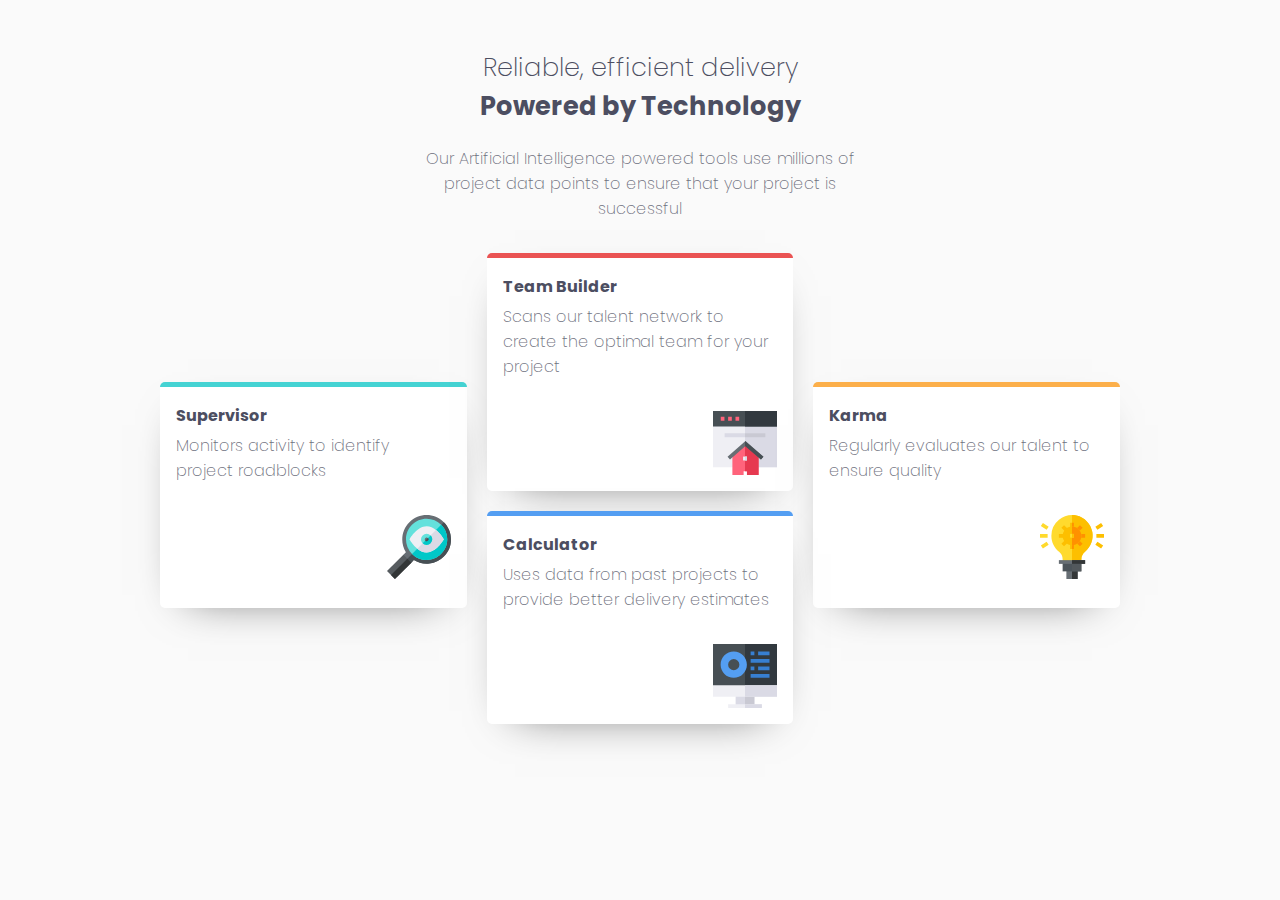
<file: four-card-feature-section-master/index.html>
<!DOCTYPE html>
<html lang="en">
<head>
  <meta charset="UTF-8">
  <meta name="viewport" content="width=device-width, initial-scale=1.0"> <!-- displays site properly based on user's device -->

  <link rel="icon" type="image/png" sizes="32x32" href="./images/favicon-32x32.png">
  <link href="https://fonts.googleapis.com/css2?family=Poppins:wght@200;400;600&display=swap" rel="stylesheet">
  <link rel="stylesheet" href="styles.css">

  <title>Frontend Mentor | Four card feature section</title>

  <!-- Feel free to remove these styles or customise in your own stylesheet 👍 -->
  <style>
    .attribution { font-size: 11px; text-align: center; }
    .attribution a { color: hsl(228, 45%, 44%); }
  </style>
</head>
<body>
  <div class="container">
      <header>
            <h1><span>Reliable, efficient delivery</span> <br>
            Powered by Technology</h1>

            <p>Our Artificial Intelligence powered tools use millions of project data points
            to ensure that your project is successful
            </p>

      </header>
      <main>
          <div class="card border-cyan">
            <h2>Supervisor</h2>
            <p class="p-card">Monitors activity to identify project roadblocks</p>
            <div class="img">
              <img src="images/icon-supervisor.svg" alt="">
            </div>

          </div>

          <div class="card border-red">
            <h2>Team Builder</h2>
            <p>Scans our talent network to create the optimal team for your project</p>
            <div class="img">
              <img src="images/icon-team-builder.svg" alt="">
            </div>

          </div>

          <div class="card border-orange">
            <h2>Karma</h2>
            <p>Regularly evaluates our talent to ensure quality</p>
            <div class="img">
              <img src="images/icon-karma.svg" alt="">
            </div>

          </div>

          <div class="card border-blue">
            <h2>Calculator</h2>
            <p>Uses data from past projects to provide better delivery estimates</p>
            <div class="img">
              <img src="images/icon-calculator.svg" alt="">
            </div>

          </div>
      </main>

  </div>


<!--
  <footer>
    <p class="attribution">
      Challenge by <a href="https://www.frontendmentor.io?ref=challenge" target="_blank">Frontend Mentor</a>.
      Coded by <a href="#">Your Name Here</a>.
    </p>
  </footer> -->
</body>
</html>
</file>
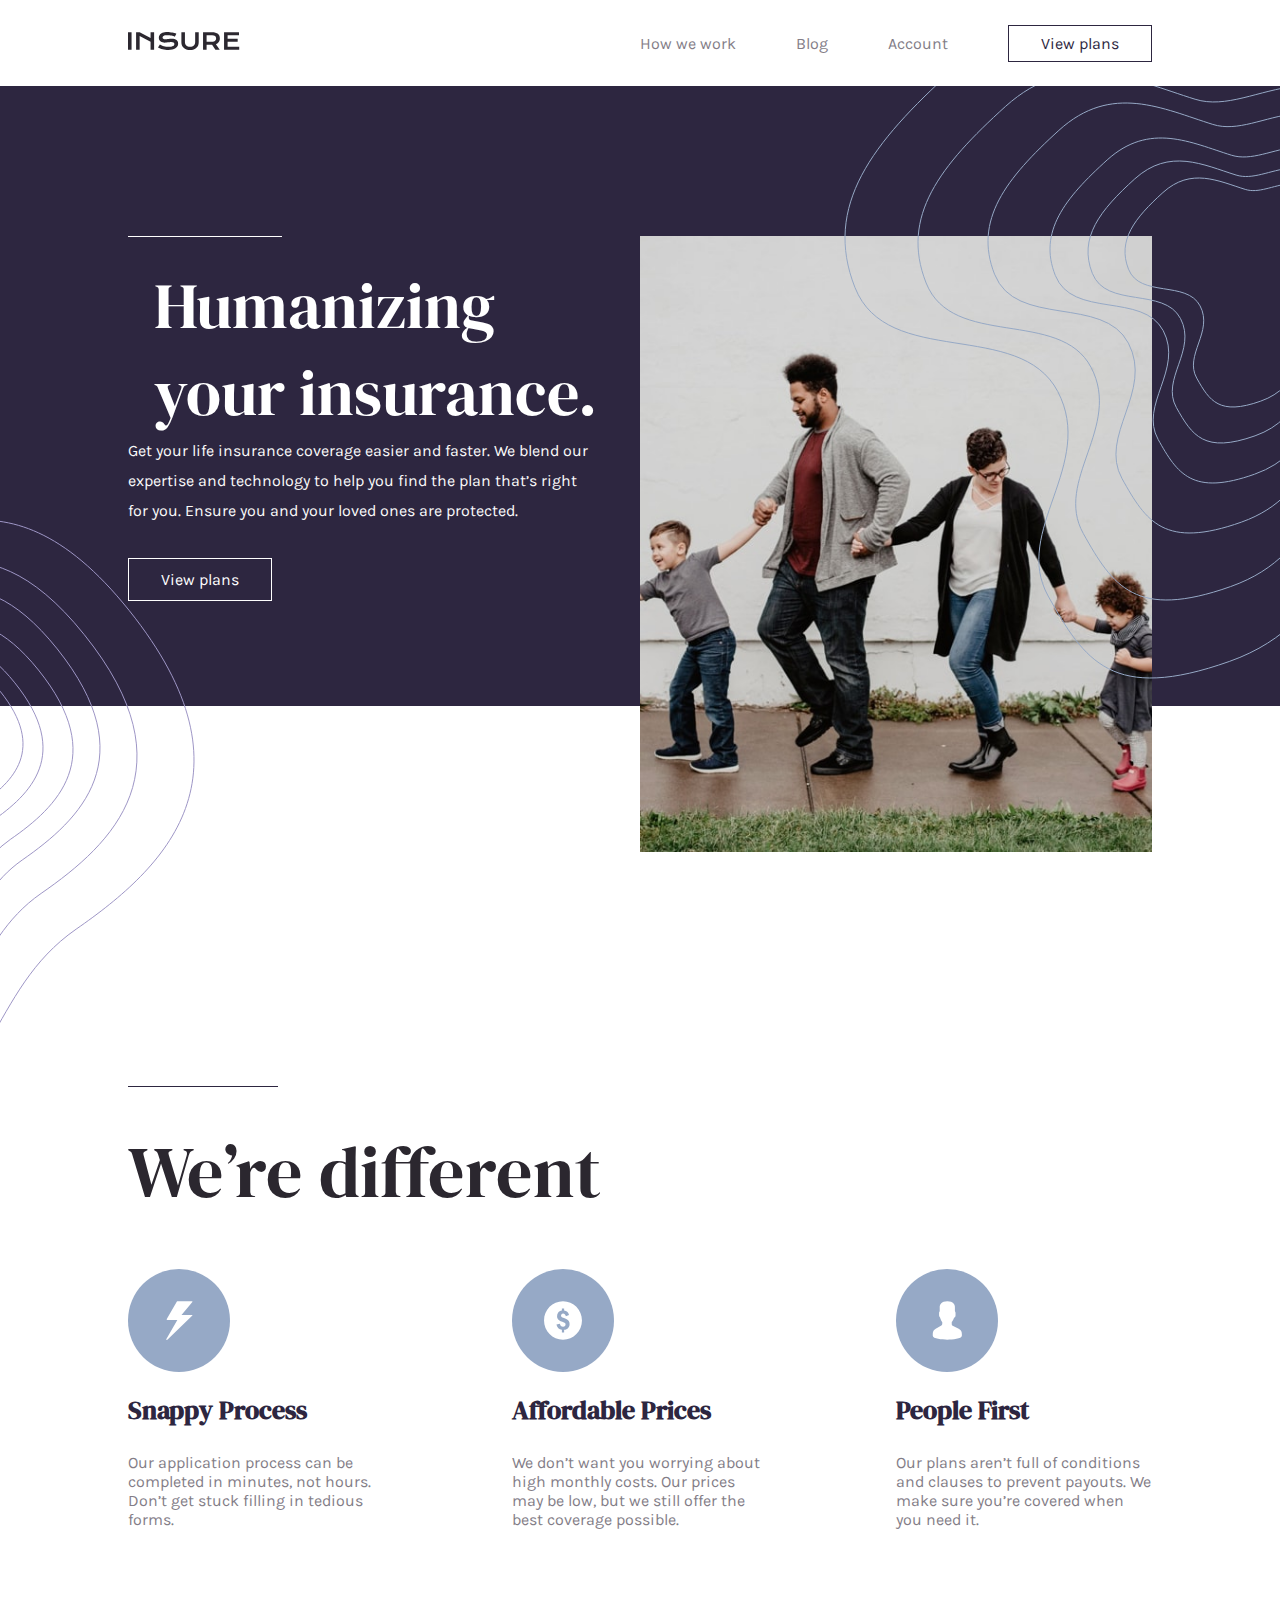
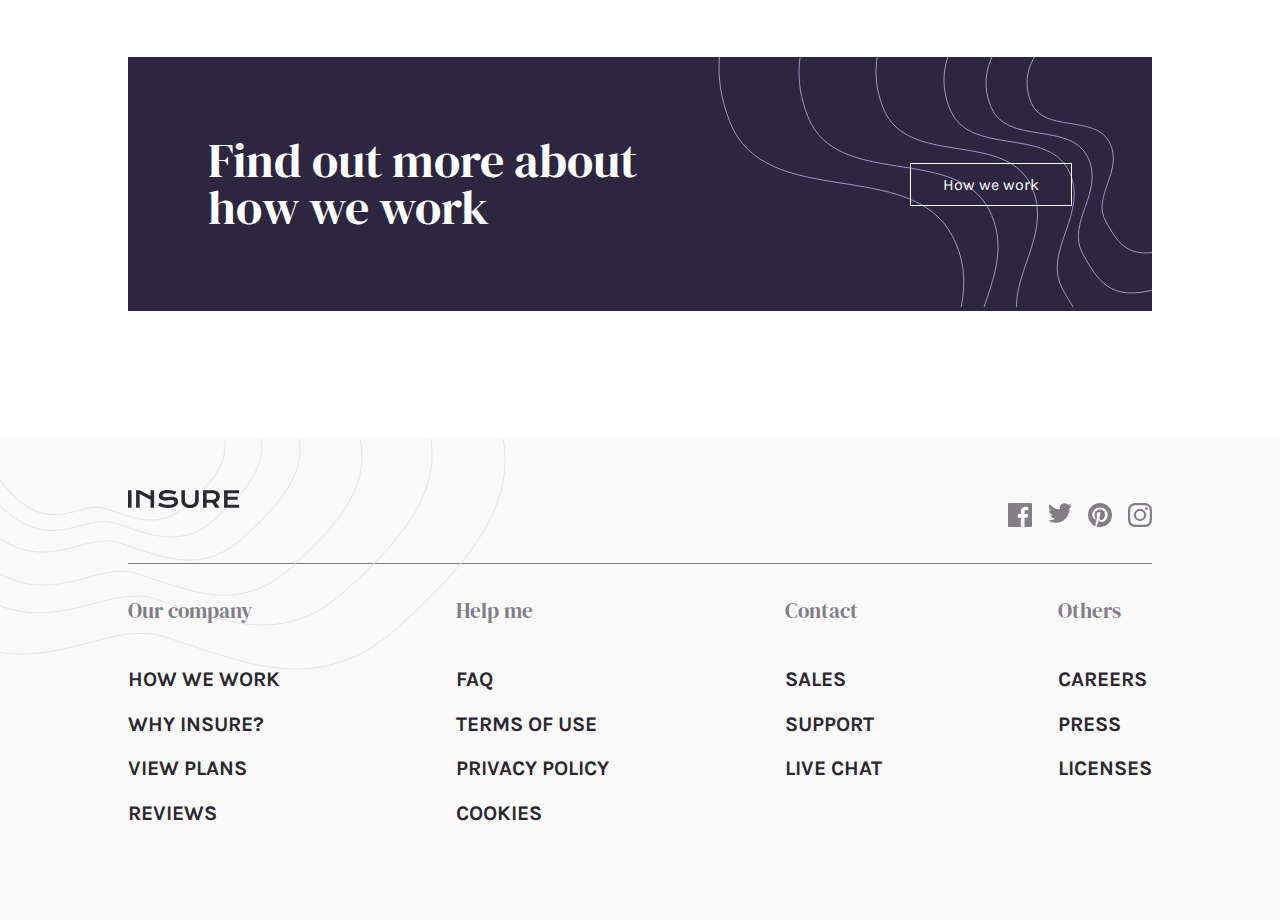
<file: insure-landing-page-master/index.html>
<!DOCTYPE html>
<html lang="en">
<head>
  <meta charset="UTF-8">
  <meta name="viewport" content="width=device-width, initial-scale=1.0"> <!-- displays site properly based on user's device -->

  <link rel="icon" type="image/png" sizes="32x32" href="./images/favicon-32x32.png">
  <link rel="stylesheet" href="styles.css">
  <link href="https://fonts.googleapis.com/css2?family=DM+Serif+Display&family=Karla:wght@400;700&display=swap" rel="stylesheet">  
  <title>Frontend Mentor | Insure landing page</title>

  <!-- Feel free to remove these styles or customise in your own stylesheet 👍 -->
  <style>
    .attribution { font-size: 11px; text-align: center; }
    .attribution a { color: hsl(228, 45%, 44%); }
  </style>
</head>
<body>
  <header>
    <nav class="container container_desktop">
      <div class="nav__container ">
        <div class="logo">
          <img src="images/logo.svg" alt="logo">
        </div>
        <!-- <div class="nav_icon"> -->
          <input class="checkbox" type="checkbox" name="checkbox" id="checkbox">
          <!-- </div> -->
          <div class="nav__menu ">
            <ul class="menu">
              <li class="menu__item"> <a href="#"> How we work</a></li>
              <li class="menu__item"><a href="#">Blog</a></li>
              <li class="menu__item"> <a href="#">Account</a></li>
              <li class="  "><a class="menu__btn" href="#">View plans</a></li>
            </ul>
            <svg xmlns="http://www.w3.org/2000/svg" width="375" height="218"><g fill="none" fill-rule="evenodd" stroke="#96A9C6"><path d="M309.564 41.343C213.876 11.406 115.487-38.526 14.757 52.675c-100.73 91.202-164.058 171.093-123.163 274.463 40.896 103.37 207.827 38.985 256.33 131.373 48.503 92.388-58.069 176.237-12.123 258.462 45.945 82.225 81.274 134.924 228.927 82.643 147.654-52.282 134.04-185.308 246.324-263.207 112.283-77.898 233.767-194.516 67.05-402.604C511.383-74.283 405.25 71.28 309.563 41.343z"/><path d="M321.902 90.672c-77.983-24.314-158.17-64.869-240.262 9.205C-.454 173.95-52.065 238.837-18.736 322.794c33.33 83.956 169.376 31.663 208.905 106.7 39.529 75.037-47.325 143.14-9.88 209.922C217.732 706.2 246.524 749 366.86 706.538c120.335-42.463 109.24-150.506 200.75-213.775 91.509-63.269 190.516-157.985 54.644-326.993C486.382-3.238 399.885 114.986 321.902 90.672z"/><path d="M344.947 122.546c-63.103-19.824-127.99-52.889-194.418 7.504-66.43 60.393-108.193 113.297-81.223 181.748s137.057 25.816 169.044 86.995c31.986 61.178-38.296 116.703-7.996 171.152 30.3 54.449 53.599 89.346 150.973 54.725 97.374-34.62 88.396-122.71 162.445-174.293 74.048-51.584 154.164-128.808 44.218-266.603C478.043 45.98 408.05 142.37 344.947 122.546z"/><path d="M368.21 162.166c-50.939-15.88-103.316-42.369-156.94 6.012-53.623 48.382-87.336 90.763-65.565 145.6 21.77 54.836 110.636 20.68 136.457 69.691 25.82 49.01-30.913 93.492-6.454 137.111 24.459 43.62 43.266 71.576 121.87 43.841 78.603-27.734 71.355-98.303 131.13-139.628 59.774-41.324 124.445-103.188 35.693-213.576-88.752-110.388-145.252-33.17-196.19-49.05z"/><path d="M373.18 187.232c-41.598-12.997-84.371-34.675-128.162 4.92-43.79 39.594-71.321 74.28-53.543 119.157 17.779 44.877 90.35 16.925 111.435 57.035 21.086 40.11-25.244 76.513-5.27 112.21 19.974 35.698 35.332 58.577 99.522 35.88 64.19-22.699 58.272-80.452 107.085-114.27 48.814-33.82 101.627-84.45 29.149-174.79-72.478-90.34-118.617-27.146-160.216-40.142z"/><path d="M384.992 205.895c-33.778-10.551-68.51-28.15-104.069 3.994-35.558 32.143-57.914 60.3-43.477 96.731 14.436 36.432 73.365 13.74 90.486 46.3 17.122 32.562-20.498 62.114-4.28 91.093 16.22 28.98 28.691 47.552 80.814 29.127 52.123-18.426 47.317-65.31 86.954-92.765 39.637-27.454 82.522-68.555 23.67-141.893-58.853-73.338-96.32-22.037-130.098-32.587z"/></g></svg>
          </div>
          <label class="hamburger_icon" for="checkbox">
            <div></div>
            <!-- <img src="images/icon-hamburger.svg" alt=""> -->
          </label>

      </div>
      </nav>
    <div class="hero ">
      <div class="hero__container container_desktop">
        <div class="hero__img">
          <img class="mobile-intro" src="images/image-intro-mobile.jpg" alt="father with his sons">
          <img class="desktop-intro" src="images/image-intro-desktop.jpg" alt="father with his sons">
        </div>
        <div class="hero__text ">
          <div class="top-pattern">
            <svg xmlns="http://www.w3.org/2000/svg" width="168" height="165"><g fill="none" fill-rule="evenodd" stroke="#96A9C6"><path d="M-20.97-256.987c-52.677-16.501-106.841-44.025-162.294 6.247-55.453 50.272-90.316 94.31-67.803 151.29 22.514 56.979 114.411 21.488 141.113 72.415 26.7 50.926-31.968 97.145-6.674 142.469 25.293 45.324 44.742 74.373 126.027 45.554C90.684 132.17 83.189 58.843 145.002 15.904c61.814-42.94 128.692-107.221 36.912-221.924-91.78-114.702-150.207-34.465-202.884-50.967z"/><path d="M-13.955-230.22c-42.902-13.399-87.015-35.746-132.178 5.072-45.163 40.818-73.556 76.574-55.22 122.838 18.335 46.265 93.18 17.449 114.926 58.798 21.747 41.349-26.035 78.877-5.435 115.677 20.6 36.801 36.44 60.387 102.64 36.988 66.201-23.399 60.098-82.937 110.44-117.8 50.343-34.865 104.81-87.059 30.062-180.19C76.532-281.97 28.947-216.823-13.955-230.22z"/><path d="M-1.61-212.607c-34.755-10.916-70.492-29.123-107.08 4.132-36.587 33.255-59.59 62.386-44.735 100.078 14.854 37.693 75.487 14.216 93.105 47.903 17.617 33.688-21.092 64.263-4.404 94.245 16.689 29.982 29.52 49.197 83.152 30.134 53.631-19.064 48.686-67.57 89.47-95.974 40.785-28.405 84.91-70.927 24.355-146.803-60.556-75.876-99.106-22.8-133.862-33.715z"/><path d="M11.09-190.546c-28.022-8.762-56.835-23.376-86.334 3.317-29.498 26.693-48.044 50.076-36.068 80.33 11.976 30.255 60.862 11.41 75.066 38.451 14.204 27.04-17.005 51.582-3.55 75.647 13.455 24.066 23.8 39.49 67.041 24.188 43.24-15.301 39.253-54.236 72.136-77.035 32.882-22.8 68.458-56.932 19.635-117.836-48.823-60.904-79.904-18.3-107.926-27.062z"/><path d="M14.12-176.738c-22.917-7.155-46.481-19.09-70.606 2.71-24.125 21.799-39.292 40.895-29.498 65.602 9.795 24.708 49.775 9.319 61.391 31.402C-12.976-54.941-38.5-34.9-27.496-15.245-16.492 4.408-8.031 17.005 27.332 4.508 62.695-7.988 59.435-39.785 86.327-58.405c26.892-18.62 55.987-46.494 16.058-96.232s-65.348-14.945-88.265-22.1z"/></g></svg>
          </div>
          <h1> Humanizing your insurance.</h1>
          <p> Get your life insurance coverage easier and faster. We blend our expertise 
            and technology to help you find the plan that’s right for you. Ensure you 
            and your loved ones are protected.</p>
          <div>
              <a  class="hero__btn" href="#">View plans</a>
          </div>
        </div>
            <div class="bottom-pattern">
              <svg xmlns="http://www.w3.org/2000/svg" width="124" height="330"><g fill="none" fill-rule="evenodd" stroke="#9E96C6"><path d="M185.248 17.983c-40.947-12.815-83.05-34.188-126.155 4.85C15.99 61.874-11.11 96.07 6.39 140.318c17.5 44.247 88.934 16.687 109.69 56.234 20.755 39.547-24.85 75.438-5.188 110.635 19.661 35.196 34.779 57.753 97.963 35.374 63.185-22.378 57.359-79.32 105.408-112.665 48.048-33.344 100.034-83.262 28.692-172.334-71.342-89.072-116.76-26.764-157.706-39.578z"/><path d="M190.037 40.695c-33.343-10.405-67.629-27.759-102.73 3.94-35.101 31.697-57.17 59.464-42.918 95.392 14.25 35.927 72.42 13.55 89.322 45.66s-20.235 61.253-4.224 89.831c16.01 28.578 28.321 46.894 79.774 28.723 51.452-18.17 46.708-64.405 85.835-91.48 39.128-27.074 81.46-67.606 23.365-139.93-58.096-72.323-95.08-21.73-128.424-32.136z"/><path d="M200.203 54.055c-26.936-8.47-54.632-22.596-82.988 3.207-28.355 25.803-46.182 48.407-34.67 77.653 11.512 29.246 58.503 11.03 72.157 37.169 13.653 26.139-16.347 49.862-3.413 73.126 12.934 23.263 22.878 38.173 64.443 23.381 41.564-14.791 37.732-52.428 69.34-74.468 31.607-22.04 65.804-55.034 18.874-113.907-46.93-58.874-76.807-17.69-103.743-26.16z"/><path d="M210.233 71.814c-21.831-6.827-44.279-18.214-67.26 2.585-22.982 20.798-37.43 39.017-28.1 62.59 9.33 23.574 47.416 8.89 58.482 29.96 11.066 21.069-13.248 40.19-2.766 58.942 10.482 18.751 18.543 30.769 52.23 18.846 33.687-11.922 30.581-42.259 56.198-60.024 25.618-17.764 53.334-44.359 15.298-91.813-38.037-47.454-62.251-14.259-84.082-21.086z"/></g></svg>
            </div>
      </div>
      <div class="desktop__left-pattern">
        <svg xmlns="http://www.w3.org/2000/svg" width="195" height="504"><g fill="none" fill-rule="evenodd" stroke="#9E96C6"><path d="M-162.361 17.325c-75.703-23.693-153.543-63.212-233.235 8.97-79.693 72.182-129.794 135.414-97.44 217.227 32.354 81.814 164.422 30.855 202.794 103.977 38.373 73.122-45.94 139.485-9.591 204.563 36.35 65.078 64.3 106.787 181.115 65.409C-1.902 576.092-12.673 470.807 76.16 409.153c88.833-61.654 184.944-153.953 53.046-318.647S-86.659 41.02-162.36 17.326z"/><path d="M-152.895 55.249c-61.583-19.24-124.905-51.33-189.734 7.283-64.828 58.614-105.585 109.959-79.266 176.393 26.32 66.434 133.755 25.055 164.971 84.43 31.216 59.377-37.372 113.266-7.802 166.11 29.57 52.845 52.306 86.713 147.334 53.113 95.028-33.6 86.267-119.094 158.53-169.158 72.265-50.064 150.45-125.012 43.153-258.747S-91.312 74.489-152.895 55.249z"/><path d="M-135.188 80.417C-185.15 64.72-236.522 38.535-289.117 86.36c-52.594 47.825-85.66 89.72-64.307 143.926 21.353 54.206 108.513 20.443 133.838 68.89 25.325 48.448-30.32 92.418-6.33 135.536 23.99 43.117 42.436 70.752 119.531 43.336 77.095-27.415 69.987-97.173 128.614-138.022 58.627-40.85 122.058-102.003 35.009-211.122-87.049-109.12-142.465-32.788-192.426-48.487z"/><path d="M-116.684 111.184c-40.295-12.596-81.728-33.603-124.147 4.768-42.419 38.371-69.087 71.984-51.865 115.475 17.221 43.491 87.518 16.402 107.943 55.273 20.425 38.87-24.453 74.148-5.105 108.743s34.225 56.767 96.404 34.77c62.179-21.996 56.446-77.965 103.73-110.739 47.284-32.774 98.442-81.839 28.236-169.388-70.207-87.55-114.901-26.307-155.196-38.902z"/><path d="M-111.917 131.046c-32.91-10.295-66.749-27.467-101.393 3.897-34.643 31.365-56.424 58.84-42.358 94.389 14.065 35.549 71.477 13.407 88.158 45.179 16.682 31.772-19.971 60.609-4.17 88.886 15.803 28.277 27.953 46.4 78.735 28.42 50.782-17.979 46.1-63.727 84.718-90.516 38.617-26.79 80.398-66.895 23.06-138.457-57.339-71.562-93.841-21.503-126.75-31.798z"/><path d="M-102.775 145.406c-26.718-8.36-54.191-22.305-82.318 3.165-28.127 25.47-45.81 47.78-34.39 76.649 11.419 28.868 58.03 10.887 71.574 36.688 13.544 25.8-16.214 49.217-3.385 72.18 12.83 22.963 22.694 37.68 63.923 23.08 41.229-14.6 37.428-51.75 68.78-73.505C12.762 261.908 46.684 229.34.132 171.228c-46.553-58.112-76.188-17.462-102.907-25.822z"/></g></svg>
      </div>
      <div class="desktop__right-pattern">
        <svg xmlns="http://www.w3.org/2000/svg" width="436" height="593"><g fill="none" fill-rule="evenodd" stroke="#96A9C6"><path d="M341.639-24.675c-75.703-23.693-153.543-63.212-233.235 8.97C28.71 56.477-21.39 119.709 10.964 201.522c32.354 81.814 164.422 30.855 202.794 103.977 38.373 73.122-45.94 139.485-9.591 204.563 36.35 65.078 64.3 106.787 181.115 65.409 116.816-41.379 106.045-146.664 194.878-208.318 88.833-61.654 184.944-153.953 53.046-318.647S417.341-.98 341.64-24.674z"/><path d="M351.105 13.249c-61.583-19.24-124.905-51.33-189.734 7.283C96.543 79.146 55.786 130.491 82.105 196.925c26.32 66.434 133.755 25.055 164.971 84.43 31.216 59.377-37.372 113.266-7.802 166.11 29.57 52.845 52.306 86.713 147.334 53.113 95.028-33.6 86.267-119.094 158.53-169.158 72.265-50.064 150.45-125.012 43.153-258.747S412.688 32.489 351.105 13.249z"/><path d="M368.812 38.417C318.85 22.72 267.478-3.465 214.883 44.36c-52.594 47.825-85.66 89.72-64.307 143.926 21.353 54.206 108.513 20.443 133.838 68.89 25.325 48.448-30.32 92.418-6.33 135.536 23.99 43.117 42.436 70.752 119.531 43.336 77.095-27.415 69.987-97.173 128.614-138.022 58.627-40.85 122.058-102.003 35.009-211.122-87.049-109.12-142.465-32.788-192.426-48.487z"/><path d="M387.316 69.184c-40.295-12.596-81.728-33.603-124.147 4.768-42.419 38.371-69.087 71.984-51.865 115.475 17.221 43.491 87.518 16.402 107.943 55.273 20.425 38.87-24.453 74.148-5.105 108.743s34.225 56.767 96.404 34.77c62.179-21.996 56.446-77.965 103.73-110.739 47.284-32.774 98.442-81.839 28.236-169.388-70.207-87.55-114.901-26.307-155.196-38.902z"/><path d="M392.083 89.046c-32.91-10.295-66.749-27.467-101.393 3.897-34.643 31.365-56.424 58.84-42.358 94.389 14.065 35.549 71.477 13.407 88.158 45.179 16.682 31.772-19.971 60.609-4.17 88.886 15.803 28.277 27.953 46.4 78.735 28.42 50.782-17.979 46.1-63.727 84.718-90.516 38.617-26.79 80.398-66.895 23.06-138.457-57.339-71.562-93.841-21.503-126.75-31.798z"/><path d="M401.225 103.406c-26.718-8.36-54.191-22.305-82.318 3.165-28.127 25.47-45.81 47.78-34.39 76.649 11.419 28.868 58.03 10.887 71.574 36.688 13.544 25.8-16.214 49.217-3.385 72.18 12.83 22.963 22.694 37.68 63.923 23.08 41.229-14.6 37.428-51.75 68.78-73.505 31.353-21.755 65.275-54.323 18.723-112.435-46.553-58.112-76.188-17.462-102.907-25.822z"/></g></svg>
      </div>
    </div>
  </header>

  <main class="container container_desktop">
    <div class="services__header">
      <h2>We’re different</h2>
    </div>
    <section class="services">

      <div class="services__item">
        <div class="services__icon">
          <img src="images/icon-snappy-process.svg" alt="ligthening icon">
        </div>
        <div class="services__item--text">
          <h3>Snappy Process</h3>
          <p>Our application process can be completed in minutes, not hours. Don’t get 
            stuck filling in tedious forms.</p>
        </div>
      </div>

      <div class="services__item">
        <div class="services__icon">
          <img src="images/icon-affordable-prices.svg" alt="moneybag icon">
        </div>
        <div class="services__item--text">
          <h3>Affordable Prices</h3>
          <p>We don’t want you worrying about high monthly costs. Our prices may be low, 
            but we still offer the best coverage possible.</p>
        </div>
      </div>

      <div class="services__item">
        <div class="services__icon">
          <img src="images/icon-people-first.svg" alt="people icon">
        </div>
        <div class="services__item--text">
          <h3>People First</h3>
          <p>Our plans aren’t full of conditions and clauses to prevent payouts. We make 
            sure you’re covered when you need it.
          </p>
        </div>
      </div>

    </section>

  </main>
  
  <section class="more container container_desktop">
    <h2>Find out more about how we work</h2>
    <a class="hero__btn" href="#">How we work</a>
    <div class="more__pattern-mobile">
      <svg xmlns="http://www.w3.org/2000/svg" width="176" height="317"><g fill="none" fill-rule="evenodd" stroke="#9E96C6"><path d="M229.233-90.334c-50.722-15.88-102.876-42.369-156.271 6.012C19.567-35.94-14.002 6.441 7.676 61.278c21.678 54.836 110.165 20.68 135.875 69.691 25.71 49.01-30.78 93.492-6.426 137.111 24.354 43.62 43.081 71.576 121.35 43.841 78.268-27.734 71.051-98.303 130.57-139.628 59.52-41.324 123.916-103.188 35.542-213.576-88.373-110.388-144.632-33.17-195.354-49.05z"/><path d="M235.714-64.418c-41.272-12.887-83.71-34.382-127.158 4.879C65.108-20.28 37.793 14.114 55.432 58.614c17.64 44.5 89.642 16.782 110.563 56.554 20.92 39.772-25.047 75.868-5.23 111.265 19.818 35.397 35.056 58.083 98.743 35.577 63.687-22.507 57.815-79.773 106.246-113.308 48.431-33.534 100.83-83.736 28.92-173.316-71.909-89.58-117.687-26.916-158.96-39.804z"/><path d="M247.526-47.655c-33.452-10.515-67.85-28.052-103.065 3.98-35.216 32.032-57.355 60.091-43.058 96.397 14.297 36.305 72.657 13.692 89.614 46.14 16.956 32.449-20.301 61.898-4.239 90.777 16.063 28.88 28.414 47.388 80.034 29.026 51.62-18.362 46.86-65.084 86.115-92.443 39.255-27.36 81.726-68.318 23.441-141.403-58.285-73.084-95.39-21.96-128.842-32.474z"/><path d="M259.692-27.494c-27.045-8.434-54.853-22.5-83.323 3.192-28.47 25.692-46.368 48.198-34.81 77.318C153.119 82.136 200.3 64 214.008 90.025c13.708 26.026-16.412 49.647-3.427 72.81 12.986 23.164 22.971 38.01 64.703 23.282 41.732-14.728 37.884-52.203 69.62-74.147 31.734-21.945 66.07-54.797 18.95-113.417-47.12-58.62-77.117-17.614-104.161-26.047z"/><path d="M262.21-13.586c-22.048-6.9-44.719-18.409-67.929 2.612-23.21 21.02-37.802 39.435-28.379 63.26 9.423 23.826 47.887 8.986 59.063 30.28 11.176 21.294-13.38 40.62-2.793 59.572 10.587 18.952 18.727 31.099 52.75 19.048 34.022-12.05 30.885-42.71 56.757-60.665 25.873-17.955 53.865-44.834 15.45-92.796-38.415-47.962-62.87-14.411-84.919-21.311z"/></g></svg>
    </div>
    <div class="more__pattern-desktop">
      <svg xmlns="http://www.w3.org/2000/svg" width="434" height="250"><g fill="none" fill-rule="evenodd" stroke="#9E96C6"><path d="M374.872-183.487c-83.088-26.03-168.523-69.446-255.99 9.854C31.415-94.333-23.575-24.865 11.936 65.016c35.51 89.881 180.463 33.898 222.58 114.23 42.116 80.332-50.424 153.24-10.528 224.736 39.896 71.496 70.573 117.318 198.785 71.859 128.212-45.46 116.391-161.127 213.89-228.861 97.5-67.734 202.988-169.134 58.222-350.07-144.766-180.935-236.925-54.367-320.013-80.397z"/><path d="M384.985-142.161c-67.557-21.138-137.022-56.395-208.139 8.002C105.73-69.762 61.02-13.351 89.892 59.638c28.873 72.99 146.729 27.527 180.973 92.762 34.243 65.235-40.998 124.441-8.56 182.5 32.439 58.059 57.381 95.27 161.627 58.354 104.246-36.916 94.634-130.846 173.908-185.85C677.114 152.4 762.883 70.057 645.178-76.874c-117.705-146.93-192.637-44.15-260.193-65.287z"/><path d="M404.804-113.49c-54.849-17.232-111.247-45.974-168.987 6.523-57.74 52.496-94.04 98.482-70.598 157.983 23.442 59.5 119.13 22.44 146.932 75.62 27.802 53.179-33.286 101.444-6.95 148.773 26.337 47.33 46.587 77.663 131.224 47.57 84.637-30.094 76.834-106.665 141.196-151.504 64.362-44.84 133.998-111.966 38.434-231.743-95.565-119.778-156.402-35.99-211.25-53.223z"/><path d="M424.91-80.123c-44.205-13.836-89.659-36.915-136.194 5.238-46.534 42.153-75.79 79.079-56.898 126.856 18.893 47.777 96.011 18.018 118.418 60.72 22.407 42.7-26.826 81.456-5.6 119.46 21.225 38.003 37.546 62.36 105.758 38.196 68.213-24.164 61.923-85.648 113.796-121.652 51.872-36.005 107.994-89.905 30.975-186.082-77.02-96.177-126.05-28.9-170.255-42.736z"/><path d="M430.256-58.56c-36.06-11.317-73.137-30.194-111.097 4.285-37.96 34.478-61.824 64.681-46.413 103.76 15.411 39.079 78.319 14.738 96.597 49.665 18.278 34.928-21.883 66.627-4.57 97.712 17.315 31.085 30.629 51.008 86.271 31.243 55.642-19.765 50.512-70.056 92.826-99.505 42.313-29.45 88.093-73.537 25.267-152.204-62.827-78.668-102.822-23.638-138.881-34.956z"/><path d="M440.955-42.498c-29.325-9.164-59.479-24.448-90.35 3.469-30.87 27.916-50.278 52.37-37.745 84.012 12.533 31.641 63.693 11.933 78.557 40.213 14.865 28.28-17.796 53.946-3.715 79.115 14.08 25.169 24.908 41.3 70.16 25.296 45.25-16.003 41.078-56.722 75.49-80.566C567.763 85.196 604.994 49.5 553.9-14.196 502.807-77.89 470.28-33.335 440.955-42.498z"/></g></svg>
    </div>

  </section>
  <footer>
    <div class="footer__top container container_desktop">
      <div class="footer__pattern-mobile">
        <svg xmlns="http://www.w3.org/2000/svg" width="374" height="173"><g fill="none" fill-rule="evenodd" stroke="#E4E4E4"><path d="M72.361 139.675c75.703 23.693 153.543 63.212 233.235-8.97C385.29 58.523 435.39-4.709 403.036-86.522c-32.354-81.814-164.422-30.855-202.794-103.977-38.373-73.122 45.94-139.485 9.591-204.563-36.35-65.078-64.3-106.787-181.115-65.409C-88.098-419.092-77.327-313.807-166.16-252.153-254.993-190.499-351.104-98.2-219.206 66.494S-3.341 115.98 72.36 139.674z"/><path d="M62.895 101.751c61.583 19.24 124.905 51.33 189.734-7.283 64.828-58.614 105.585-109.959 79.266-176.393-26.32-66.434-133.755-25.055-164.971-84.43-31.216-59.377 37.372-113.266 7.802-166.11-29.57-52.845-52.306-86.713-147.334-53.113-95.028 33.6-86.267 119.094-158.53 169.158-72.265 50.064-150.45 125.012-43.153 258.747S1.312 82.511 62.895 101.751z"/><path d="M45.188 76.583C95.15 92.28 146.522 118.465 199.117 70.64c52.594-47.825 85.66-89.72 64.307-143.926-21.353-54.206-108.513-20.443-133.838-68.89-25.325-48.448 30.32-92.418 6.33-135.536-23.99-43.117-42.436-70.752-119.531-43.336-77.095 27.415-69.987 97.173-128.614 138.022-58.627 40.85-122.058 102.003-35.009 211.122C-60.189 137.216-4.773 60.884 45.188 76.583z"/><path d="M26.684 45.816c40.295 12.596 81.728 33.603 124.147-4.768 42.419-38.371 69.087-71.984 51.865-115.475-17.221-43.491-87.518-16.402-107.943-55.273-20.425-38.87 24.453-74.148 5.105-108.743s-34.225-56.767-96.404-34.77c-62.179 21.996-56.446 77.965-103.73 110.739-47.284 32.774-98.442 81.839-28.236 169.388C-58.305 94.464-13.61 33.221 26.684 45.816z"/><path d="M21.917 25.954c32.91 10.295 66.749 27.467 101.393-3.897 34.643-31.365 56.424-58.84 42.358-94.389-14.065-35.549-71.477-13.407-88.158-45.179-16.682-31.772 19.971-60.609 4.17-88.886-15.803-28.277-27.953-46.4-78.735-28.42-50.782 17.979-46.1 63.727-84.718 90.516-38.617 26.79-80.398 66.895-23.06 138.457 57.339 71.562 93.841 21.503 126.75 31.798z"/><path d="M12.775 11.594c26.718 8.36 54.191 22.305 82.318-3.165 28.127-25.47 45.81-47.78 34.39-76.649-11.419-28.868-58.03-10.887-71.574-36.688-13.544-25.8 16.214-49.217 3.385-72.18-12.83-22.963-22.694-37.68-63.923-23.08-41.229 14.6-37.428 51.75-68.78 73.505-31.353 21.755-65.275 54.323-18.723 112.435C-43.579 43.884-13.944 3.234 12.775 11.594z"/></g></svg>
      </div>

      <div class="footer__pattern-desktop">
        <svg xmlns="http://www.w3.org/2000/svg" width="528" height="231"><g fill="none" fill-rule="evenodd" stroke="#E4E4E4"><path d="M186.361 197.675c75.703 23.693 153.543 63.212 233.235-8.97 79.693-72.182 129.794-135.414 97.44-217.227-32.354-81.814-164.422-30.855-202.794-103.977-38.373-73.122 45.94-139.485 9.591-204.563-36.35-65.078-64.3-106.787-181.115-65.409C25.902-361.092 36.673-255.807-52.16-194.153c-88.833 61.654-184.944 153.953-53.046 318.647s215.865 49.487 291.567 73.18z"/><path d="M176.895 159.751c61.583 19.24 124.905 51.33 189.734-7.283 64.828-58.614 105.585-109.959 79.266-176.393-26.32-66.434-133.755-25.055-164.971-84.43-31.216-59.377 37.372-113.266 7.802-166.11-29.57-52.845-52.306-86.713-147.334-53.113-95.028 33.6-86.267 119.094-158.53 169.158-72.265 50.064-150.45 125.012-43.153 258.747s175.603 40.184 237.186 59.424z"/><path d="M159.188 134.583c49.962 15.698 101.334 41.882 153.929-5.943 52.594-47.825 85.66-89.72 64.307-143.926-21.353-54.206-108.513-20.443-133.838-68.89-25.325-48.448 30.32-92.418 6.33-135.536-23.99-43.117-42.436-70.752-119.531-43.336C53.29-235.633 60.398-165.875 1.77-125.026-56.856-84.176-120.287-23.023-33.238 86.096c87.049 109.12 142.465 32.788 192.426 48.487z"/><path d="M140.684 103.816c40.295 12.596 81.728 33.603 124.147-4.768 42.419-38.371 69.087-71.984 51.865-115.475-17.221-43.491-87.518-16.402-107.943-55.273-20.425-38.87 24.453-74.148 5.105-108.743s-34.225-56.767-96.404-34.77c-62.179 21.996-56.446 77.965-103.73 110.739C-33.56-71.7-84.718-22.635-14.512 64.914c70.207 87.55 114.901 26.307 155.196 38.902z"/><path d="M135.917 83.954c32.91 10.295 66.749 27.467 101.393-3.897 34.643-31.365 56.424-58.84 42.358-94.389-14.065-35.549-71.477-13.407-88.158-45.179-16.682-31.772 19.971-60.609 4.17-88.886-15.803-28.277-27.953-46.4-78.735-28.42-50.782 17.979-46.1 63.727-84.718 90.516C-6.39-59.51-48.17-19.406 9.167 52.156c57.339 71.562 93.841 21.503 126.75 31.798z"/><path d="M126.775 69.594c26.718 8.36 54.191 22.305 82.318-3.165 28.127-25.47 45.81-47.78 34.39-76.649-11.419-28.868-58.03-10.887-71.574-36.688-13.544-25.8 16.214-49.217 3.385-72.18-12.83-22.963-22.694-37.68-63.923-23.08-41.229 14.6-37.428 51.75-68.78 73.505C11.238-46.908-22.684-14.34 23.868 43.772c46.553 58.112 76.188 17.462 102.907 25.822z"/></g></svg>
      </div>
      <div class="logo">
        <img src="images/logo.svg" alt="logo">
      </div>
      <div class="social">
        <ul class="social__menu">
          <div class="social__menu--item">
           <a href=""><img src="images/icon-facebook.svg" alt="facebook logo"></a> 
          </div>

          <div class="social__menu--item">
            <a href=""><img src="images/icon-twitter.svg" alt="facebook logo"></a>
          </div>

          <div class="social__menu--item">
            <a href=""><img src="images/icon-pinterest.svg" alt="facebook logo"></a>
          </div>

          <div class="social__menu--item">
            <a class="social_icon" href=""><img src="images/icon-instagram.svg" alt="facebook logo"></a>
          </div>
        </ul>
      </div>
    </div>

    <div class="footer__main container container_desktop">
      <div class="footer_main_item">
        <h3>Our company</h3>
        <ul>
          <li> <a href="">How we work</a> </li>
          <li> <a href="">Why Insure?</a> </li>
          <li> <a href=""> View plans</a></li>
          <li> <a href="">Reviews</a> </li>
        </ul>
      </div>

      <div class="footer_main_item">
        <h3> Help me</h3>
        <ul>
          <li> <a href="">FAQ</a> </li>
          <li> <a href="">Terms of use</a> </li>
          <li> <a href="">Privacy policy</a> </li>
          <li> <a href="">Cookies</a> </li>
        </ul>
      </div>

      <div class="footer_main_item">
        <h3>Contact</h3>
        <ul>
          <li> <a href=""> Sales</a></li>
          <li> <a href="">Support</a> </li>
          <li> <a href="">Live chat</a> </li>
        </ul>
      </div>

      <div class="footer_main_item">
        <h3>Others</h3>
        <ul>
          <li> <a href="">Careers</a> </li>
          <li> <a href="">Press</a> </li>
          <li> <a href="">Licenses</a> </li>
        </ul>
      </div>

      
    </div>
  </footer>  
  <!-- <div class="attribution">
    Challenge by <a href="https://www.frontendmentor.io?ref=challenge" target="_blank">Frontend Mentor</a>. 
    Coded by <a href="#">Your Name Here</a>.
  </div> -->
</body>
</html>
</file>
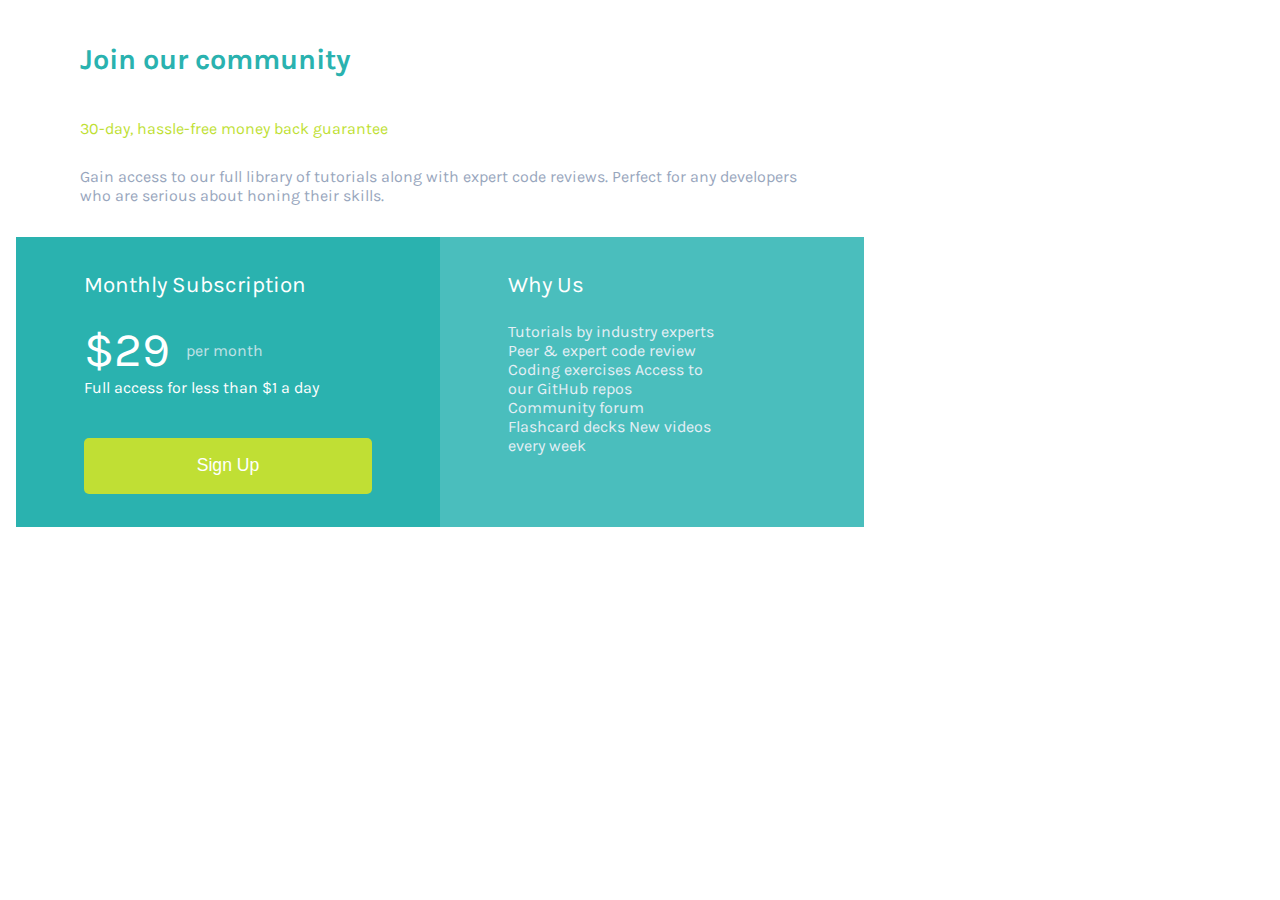
<file: single-price-grid-component-master/index.html>
<!DOCTYPE html>
<html lang="en">
<head>
  <meta charset="UTF-8">
  <meta name="viewport" content="width=device-width, initial-scale=1.0"> <!-- displays site properly based on user's device -->
  <link href="https://fonts.googleapis.com/css2?family=Karla:ital,wght@0,400;1,700&display=swap" rel="stylesheet">
  <link rel="icon" type="image/png" sizes="32x32" href="./images/favicon-32x32.png">
  <link rel="stylesheet" href="estilos.css">

  <title>Frontend Mentor | Single Price Grid Component</title>

  <!-- Feel free to remove these styles or customise in your own stylesheet 👍 -->
  <style>
    .attribution { font-size: 11px; text-align: center; }
    .attribution a { color: hsl(228, 45%, 44%); }
  </style>
</head>
<body>

    <div class="contenedor">
      
      <header class="container-header">
        <h1>Join our community</h1>

        <span class="header-sub">30-day, hassle-free money back guarantee</span>
        <p class="header-text">Gain access to our full library of tutorials along with expert code reviews.
          Perfect for any developers who are serious about honing their skills.</p>
        </header>
        <div class="section">
          <section class="subscription">
            <div class="container">
              <h2>Monthly Subscription</h2>
              <div class="precio">
                <div class="dollar">&dollar;29</div>
                <span class="month">per month</span>
              </div>

              Full access for less than &dollar;1 a day

              <button>Sign Up</button>
            </div>

          </section>

          <section class="us">
            <div class="container">
              <h2>Why Us</h2>
              <div class="WhyUs-text-container">
                <p class="WhyUs-text">
                  Tutorials by industry experts
                  Peer &amp; expert code review
                  Coding exercises
                  Access to our GitHub repos
                  Community forum
                  Flashcard decks
                  New videos every week

                </p>

              </div>

            </div>

          </section>

        </div>
    </div>



<!--
  <footer>
    <p class="attribution">
      Challenge by <a href="https://www.frontendmentor.io?ref=challenge" target="_blank">Frontend Mentor</a>.
      Coded by <a href="#">Your Name Here</a>.
    </p>
  </footer>-->
</body>
</html>
</file>
<file: four-card-feature-section-master/styles.css>
*{
  margin: 0;
  box-sizing: border-box;
  font-family: 'Poppins', sans-serif;
  font-size: 1rem;
  color: hsl(234, 12%, 34%);
}

body{
  background-color: hsl(0, 0%, 98%);
}

.container{
  width:  20em;
  margin: 0 auto;
  height: 100vh;
}

header{
  padding-top: 3em;
  text-align: center;
  margin-bottom: 4em;
}

h1{

  font-size: 1.6rem;
  padding-bottom: .8em;

}

h2{
  margin-bottom: .3em;
}

span{
  font-size: 1.6rem;
  font-weight: 200;
}

p{
  font-weight: 200;
  opacity: .8;
}

.card{
  background-color: white;
  margin-bottom: 1em;
  width: 100%;
  border-radius: 10px;
  padding: 1em;
  box-shadow: 0px 15px 44px -28px rgba(0,0,0,0.66);


}

.img{
  margin-top: 2em;
  display: flex;
  justify-content: flex-end;
}

.border-cyan{
  border-top: 5px solid hsl(180, 62%, 55%);
  border-radius: 5px;
  grid-area: card2;
}

.border-red{
  border-top: 5px solid hsl(0, 78%, 62%);
  border-radius: 5px;
  grid-area: card1;
}

.border-orange{
  border-top: 5px solid hsl(34, 97%, 64%);
  border-radius: 5px;
  grid-area: card3;
}

.border-blue{
  border-top: 5px solid hsl(212, 86%, 64%);
  border-radius: 5px;
  grid-area: card4;
}


@media screen and (min-width: 700px){
  .container{
    width: 60em;
  }

  header{
    width: 30em;
    margin: 0 auto;
    padding-bottom: 2em;
  }

  main{
    max-height: 100vh;
    display: grid;
    grid-template-columns: repeat(3, 1fr);

    grid-template-areas:
    ".     card1    ."
    "card2 card1 card3"
    "card2 card4 card3"
    "  .   card4 .    ";
    grid-gap: 20px;
  }

  .card{
    margin: 0;
  }

}
</file>
<file: insure-landing-page-master/styles.css>
*, *::after, *::before{
    margin: 0;
    box-sizing: border-box;
}

:root{
    --darViolet:  hsl(256, 26%, 20%);
    --grayBlue: hsl(216, 30%, 68%);
    --veryDarkViolet: hsl(270, 9%, 17%);
    --darkGrayViolet:  hsl(273, 4%, 51%);
    --lightGray: hsl(0, 0%, 98%);
}

body{
    font-size: 16px;
    font-family: 'Karla';
}

h1,h2,h3{
     font-family: 'DM Serif Display', serif;;
}

.logo{
    position: relative;
    z-index: 3;
}

.container{
    width: 90%;
    max-width: 1300px;
    margin: 0 auto;
}

img{
    max-width: 100%;
    /* width: 100%; */
}

nav{
    position: relative;
}

/* .nav__container{
    padding: 2em 1em;
    display: flex;
    justify-content: space-between;
    align-items: center;
    position: fixed;
    background-color: white;
    width: 100%;
    left: 0;
    z-index: 11;
    
   
} */

.nav_icon{
    position: relative;
}
.checkbox{
    position: absolute;
    visibility: hidden;
}
/* .checkbox{
    position: absolute;
    visibility: hidden;
}

 .checkbox:checked  ~ .nav__menu{
     visibility: visible;
     left: 0;
 } 

 .checkbox:checked ~  .hamburger_icon > div{
     background-image: url('images/icon-close.svg');
     transform: rotate(360deg);
     
 }

.hamburger_icon > div{
    background-image: url('images/icon-hamburger.svg');
    height: 32px;
    width: 32px;
    transition: .8s ease;
} */

/* Comienza configuracion del nav menu */

/*.nav__menu{
     display: none; 
    background-color: var(--darViolet);
    position: fixed;
    width: 100vw;
    height: 95vh;
    top: 96px;
    left: 415px;
    z-index: 10;
    display: flex;
    justify-content: center;
    padding: 2em 0;
    visibility: hidden;
      transform: scale(0);  
    transition: .5s ease;

}*/
/*
.nav__menu > svg{
    position: absolute;
    bottom: 0;
    width: 100%;
}

.menu{
    list-style: none;
    padding: 0;
    text-align: center;
}

.menu__item{
    color:var(--lightGray);
    font-size: 1.5rem;
    font-weight: 400;

}

.menu__item + .menu__item{
    margin-top: 1em;
}

.menu__item:nth-child(4){
    border: solid 1px var(--lightGray);
    padding: .5em;
    width: 100%;
}

.hero{
    position: relative;
    top: 80px;
}*/

/* fin nav menu */

.hero{
    background-color: var(--darViolet);
    position: relative;
}

/* .hero__container{
    background-color: var(--darViolet);
    
} */

.hero__text{
    padding: 5em 0;
    text-align: center;
    color: white;
    position: relative;
    margin-bottom: 8em;
    
    
}

.hero__text .top-pattern, .bottom-pattern {
    position: absolute;
}

.top-pattern{
    top: -4px;
    left: 0;
}

.bottom-pattern{
    right: 0;
    bottom: -190px;
}

.mobile-intro{
    max-width: 100%;
    width: 100%;
}



.hero__text > h1{
 font-weight: 400;
 margin-bottom: .5em;
 font-size: 2.8rem;
 position: relative;
 margin: 0 auto ;
 width: 90%;
}

.hero__text > p {
    line-height: 30px;
    width: 85%;
    margin: 0 auto;
    margin-bottom: 2em;
    color: var(--lightGray);
}

.hero__btn{
    padding: .7em 2em;
    border: solid 1px white;
    display: inline-block;
    color: white;
    transition: .3s ease;
}

.hero__btn > a {
    text-decoration: none;
    text-transform: uppercase;
    color: white;
}

main{
    padding-bottom: 4em;
}

.services{
    text-align: center;
}

.services__header{
    position: relative;
    margin-bottom: 3em;
    padding-top: 6em;
    text-align: center;
}

.services__header::after{
    content: '';
    position: absolute;
    width: 40%;
    height: 1px;
    background-color: var(--darViolet);
    top: 60px;
    left: 30%;

}

.services__header > h2{
    font-size: 2.8rem;
    font-weight: 400;
    color: var(--veryDarkViolet);
}

.services__item{
    margin-bottom: 3em;
}

.services__item--text > h3{
    color: var(--darViolet);
    font-size: 1.6rem;
}


.services__icon, .services__item--text , .services__item--text > h3{
    margin-bottom: 1em;
}
.services__item p{
    color: var(--darkGrayViolet);
}

.more{
    background-color: var(--darViolet);
    padding: 5em 2em;
    text-align: center;
    position: relative;
    margin-bottom: 10em;
    overflow: hidden;
}

.more h2,a{
    color: #fff;
    text-decoration: none;
    position: relative;
    z-index: 3;
}

.more > h2{
    font-weight: 400;
    font-size: 2rem;
    line-height: 30px;
    margin-bottom: 1em;
}

.more__pattern-mobile{
    position: absolute;
    top: 0;
    right: 0;
}

footer{
    background-color: var(--lightGray);
}

.footer__top{
    padding-top: 5em;
    padding-bottom: 2em;
    text-align: center;
    border-bottom: solid 1px var(--darkGrayViolet);
    position: relative;
}

.footer__pattern-mobile{
    position: absolute;
    top: 0;
    left: -20px;
}

.social{
    margin-top: 2em;
}

.social__menu{
    display: flex;
    justify-content: center;
    padding: 0;
    position: relative;
    z-index: 3;
}

.social__menu--item + .social__menu--item{
    margin-left: 1em;
}

.footer__main{
    text-align: center;
    padding: 2em 0;
}

.footer_main_item{
    margin-bottom: 2em;
}

.footer_main_item > h3{
    color: var(--darkGrayViolet);
    font-size: .8rem;
    margin-bottom: 2em;
    font-weight: 400;
}

.footer_main_item > ul{
    list-style: none;
    padding: 0;
}

.footer_main_item ul li a{
    color: var(--veryDarkViolet);
    text-transform: uppercase;
    font-weight: 700;
    margin-bottom: 1em;
    display: inline-block;
    
}

@media  (max-width: 900px){

    .nav__container{
        padding: 2em 1em;
        display: flex;
        justify-content: space-between;
        align-items: center;
        position: fixed;
        background-color: white;
        width: 100%;
        left: 0;
        z-index: 11;
        
    }

    
     .checkbox:checked  ~ .nav__menu{
         visibility: visible;
         left: 0;
     } 
    
     .checkbox:checked ~  .hamburger_icon > div{
         background-image: url('images/icon-close.svg');
         transform: rotate(360deg);
         
     }
    
    .hamburger_icon > div{
        background-image: url('images/icon-hamburger.svg');
        height: 32px;
        width: 32px;
        transition: .8s ease;
    }

    .nav__menu{
        display: none; 
       background-color: var(--darViolet);
       position: fixed;
       width: 100vw;
       height: 95vh;
       top: 96px;
       left: 415px;
       z-index: 10;
       display: flex;
       justify-content: center;
       padding: 2em 0;
       visibility: hidden;
           
       transition: .5s ease;
   
   }

    /* .nav__menu{
        display: none; 
       background-color: var(--darViolet);
       position: fixed;
       width: 100vw;
       height: 95vh;
       top: 96px;
       left: 415px;
       z-index: 10;
       display: flex;
       justify-content: center;
       padding: 2em 0;
       visibility: hidden;
        transform: scale(0); 
       transition: .5s ease;
   
   } */
   
   .nav__menu > svg{
       position: absolute;
       bottom: 0;
       width: 100%;
   }
   
   .menu{
       list-style: none;
       padding: 0;
       text-align: center;
   }
   
   .menu__item{
       color:var(--lightGray);
       font-size: 1.5rem;
       font-weight: 400;
   
   }
   
   .menu__item + .menu__item{
       margin-top: 1em;
   }
   
   .menu__item:nth-child(4){
       border: solid 1px var(--lightGray);
       padding: .5em;
       width: 100%;
   }
   
   .hero{
       position: relative;
       top: 80px;
   }

   .desktop__left-pattern,
   .desktop__right-pattern,
   .more__pattern-desktop,
   .footer__pattern-desktop,
   .desktop-intro{
    display: none;
}
        
}

@media (min-width: 900px){

    .container_desktop{
        width: 80%;
        margin: 0 auto;
    }

    .top-pattern{
        display: none;
    }

    .bottom-pattern{
        display: none;
    }

    .hamburger_icon{
        position: absolute;
    }

    .nav__container{
        display: flex;
        justify-content: space-between;
        align-items: center;
        padding: 2em 0;
    }

    .nav__menu{
        width: 50%;
    }

    .menu{
        list-style: none;
        padding: 0;
        display: flex;
        justify-content: space-between;
        align-items: center;
    
    }

     .menu__item  a{
        color: var(--darkGrayViolet);
        transition: .5s ease;
    } 

    .menu__item  a:hover{
        color: var(--darViolet);
    }

    .menu__btn{
        border: solid 1.5px var(--darViolet);
        padding: .5em 2em;
        color: var(--darViolet);
        transition: .3s ease;
    }

    
    .menu__btn:hover{
        background-color: var(--darViolet);
        color: white;
        
    }

    .nav__menu > svg{
        display: none;
    }

    .hero__container{
        display: flex;
        flex-direction: row-reverse;
        justify-content: space-between;
        align-items: flex-start;
        
    }

    .hero__text{
        width: 50%;
        text-align: left;
        margin-bottom: 0;
        margin-top: 11em;
        position: relative;
        padding: 0;
    }

    .hero__text::before{
        content: '';
        border-top: solid 1px white;
        position: absolute;
        width: 30%;
        top: -26px;
       
        
    }

    .hero__text > h1{
        font-size: 4rem;
        width: 90%;
    }

    .hero__text p{
        margin-left: 0;
        width: 90%;
    }

    .mobile-intro{
        display: none;
    }

    .hero__img{
        position: relative;
        top: 150px;
        width: 50%;
       
    }

    .desktop__left-pattern{
        position: absolute;
    /* top: 276px; */
    bottom: -322px;
    left: 0;
}

    .desktop__right-pattern{
        position: absolute;
        top: 0;
        right: 0;
    }

    .hero__btn:hover{
        background-color: white;
        color: var(--darViolet);
    }

    main{
        padding-top: 20em;
    }

    .services__header > h2{
        text-align: left;
        font-size: 4.5rem;
    }

    .services__header::after{
        left: 0;
        width: 150px;
        ;
    }

    .services{
        display: flex;
        justify-content: space-between;
        align-items: flex-start;
        text-align: left;
    }

    .services__item{
        width: 25%;
    }

    .services__icon > img{
        max-width: 100%;
        width: 40%;
    }

    .more{
        display: flex;
        justify-content: space-between;
        align-items: center;
        text-align: left;
        padding: 5em;
        margin-bottom: 8em;
    }

    .more > h2{
        font-size: 3rem;
        width: 50%;
        margin: 0;
        line-height: 47px;
    }

    .more__pattern-mobile{
        display: none;
    }

    .more__pattern-desktop{
        position: absolute;
        top: 0;
        right: 0;
    }

    .footer__pattern-mobile{
        display: none;
    }

    .footer__pattern-desktop{
        position: absolute;
        left: -150px;
        top: 0;
    }

    .footer__top{
        display: flex;
        justify-content: space-between;
        align-items: center;
        padding-top: 2em;
    }

  .footer__main{
      display: flex;
      justify-content: space-between;
      position: relative;
      z-index: 20;
    
  }

  .footer_main_item{
      text-align: left;
  }

  .footer_main_item,
  .footer_main_item > h3  {
      font-size: 1.3rem;
  }

  .footer_main_item ul li a:hover{
      border-bottom: solid 1px var(--darViolet);
      transition: 2s ease;
  }


    
}
</file>
<file: single-price-grid-component-master/estilos.css>
body{
  box-sizing: border-box;
  font-family: 'Karla';
}

*{
  margin: 0;
}

.container{
  width: 18em;
  margin: 0 auto;
}

.container-header{
  width: 18em;
  margin: 0 auto;
}

/*header{
  width: 18em;
    margin: 0 auto;
}*/

h1{
  margin: 1.5em 0;
  font-size: 1.8rem;
  color: hsl(179, 62%, 43%);
}

span{
  color: hsl(71, 73%, 54%);
}

p{
  margin-top: 1.8em;
  color: hsl(218, 22%, 67%);
  margin-bottom: 2em;
}

.section{
  color: white;
  width: 100vw;
}

.subscription{
  background-color: hsl(179, 62%, 43%);
}


h2{
  font-size: 1.4rem;
  padding: 1.5em 0 1.1em 0;
  font-weight: 400;

}

.precio{
  display: flex;
  align-items: center;
}

.dollar{
  font-size: 3rem;
  display: inline;
}

.month{
  padding-left: 1em;
  color: hsl(204, 43%, 93%);
  opacity: .8;
}

button{
  width: 100%;
  margin: 2.3em 0 1.9em 0;
  padding: 1em;
  background-color: hsl(71, 73%, 54%);
  border-radius: 5px;
  border: none;
  color: white;
  font-size: 1.1rem;
}


.us{
  background-color: #4ABEBD;
}

.WhyUs-text-container{
  width: 73%;
  padding-bottom: 2em;
}

.WhyUs-text{
  color: hsl(204, 43%, 93%);
  margin: 0;
}


@media screen and (min-width: 600px){

          .contenedor{
            width: 55em;
          }


          .container-header{
            width: 45rem;
          }
          .section{
            display: flex;
            flex-direction: row;
            width: 53em;
            margin: 0 auto;
          }

          .us{
            width: 50%;

          }

          .subscription{
            width: 50%;
          }
}
</file>
